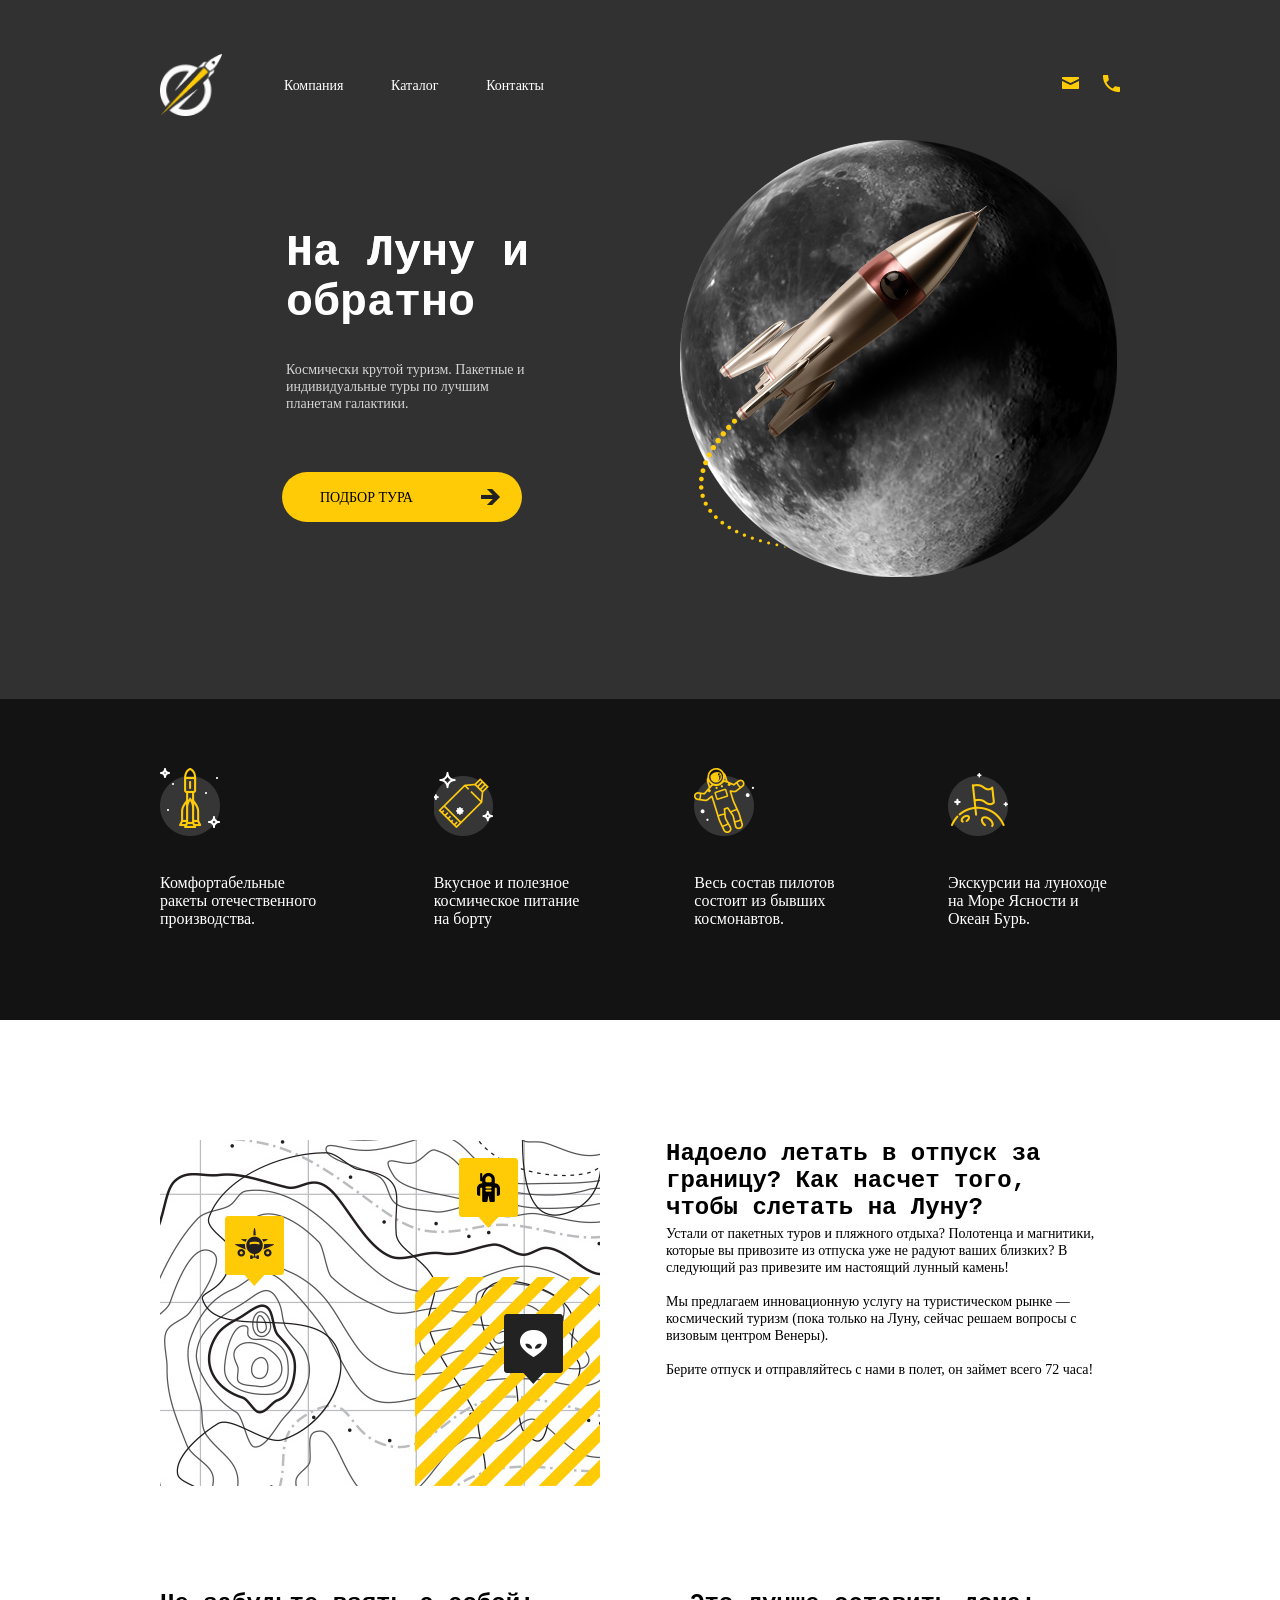
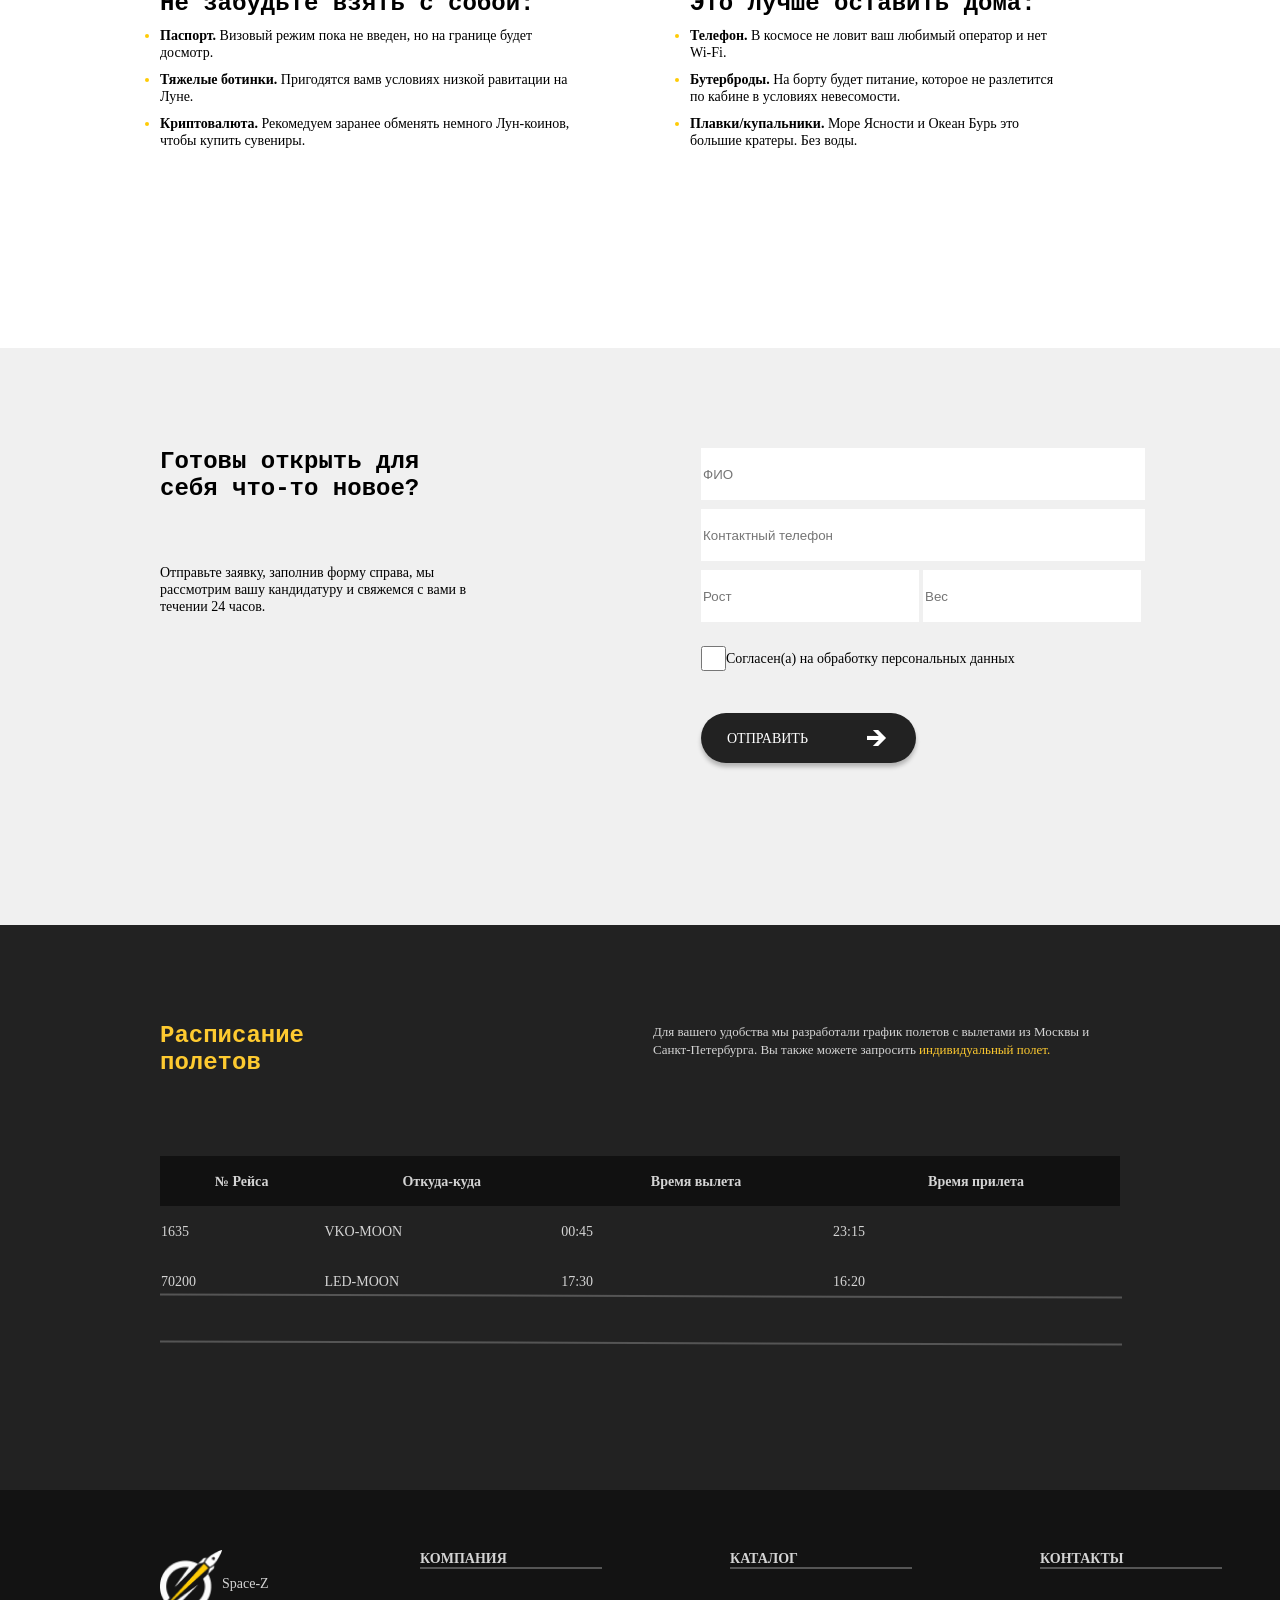
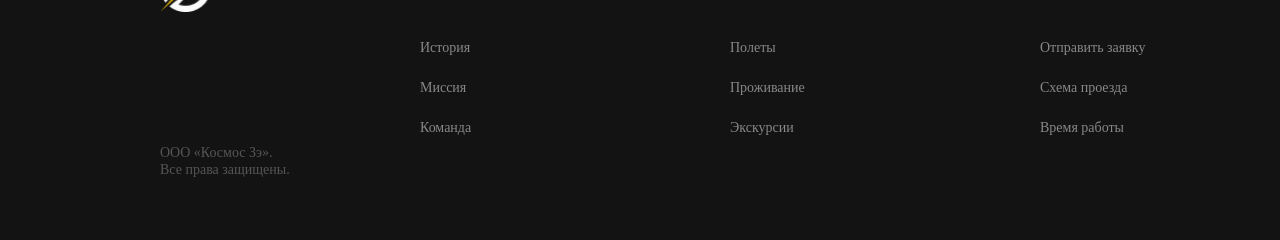
<file: index.html>
<!DOCTYPE html>
<html lang="en">
<head>
    <meta charset="UTF-8">
    <title>На Луну и обратно</title>
    <link rel="stylesheet" href="test.css">
    <meta name = "viewport" content = "width=1200">
    <meta name="viewport" content="width=device-width, initial-scale=1.0">
</head>
<body>

    <header>
        <div class = "container">
            <nav>
                <div class = "logo">
                    <img src = "logo 1.png">
                </div>
                <ul class = "nav1">
                    <li><a style = "color: white;" href = "#">Компания</a></li>
                    <li><a style = "color: white;" href = "#">Каталог</a></li>
                    <li><a style = "color: white;" href = "#">Контакты</a></li>
                </ul>
                <ul class="contacts">
                    <li><a href = "#"><img src = "mail-icon 1.svg"></a></li>
                    <li><a href = "#"><img src = "phone-icon 1.svg"></a></li>
                </ul>
            </nav>

            <h1 class = "zagolovok">На Луну и обратно</h1>
            <p class = "mini-text">Космически крутой туризм. Пакетные и индивидуальные туры по лучшим планетам галактики.</p>
            <a href="#"><div class = "button1"></div></a>
            <a href="#" class = "silka">Подбор тура</a>
            <a href="#"><img class = "strelka" src="right-arrow-dark 1.svg"></a>
            <img class = "big-img" src="moon-rocket 1.png">
        </div>
    </header>



    <main>
        <div class = "info">
            <div class = "container information">
                <div class = "toptop">
                    <ul>
                        <li><img src="advantage-icon-1 1.svg"></li>
                        <li class = "toptoptop" style = "width: 170px;">Комфортабельные ракеты отечественного производства.</li>
                    </ul>
                </div>
                <div class = "toptop">
                    <ul>
                        <li><img src="advantage-icon-2 1.svg"></li>
                        <li class = "toptoptop" style = "width: 157px;">Вкусное и полезное космическое питание на борту</li>
                    </ul>
                </div>
                <div class = "toptop">
                    <ul>
                        <li><img src="advantage-icon-3 1.svg"></li>
                        <li class = "toptoptop" style = "width: 150px;">Весь состав пилотов состоит из бывших космонавтов.</li>
                    </ul>
                </div>
                <div class = "toptop">
                    <ul>
                        <li><img src="advantage-icon-4 1.svg"></li>
                        <li class = "toptoptop" style = "width: 172px;">Экскурсии на луноходе на Море Ясности и Океан Бурь.</li>
                    </ul>
                </div>
            </div>
        </div>

        <div class = "img-text">
            <div class = "container">
                <div class = "block1">
                    <div>
                        <img src="map 1.jpg">
                    </div>

                    <div>
                        <h1 class = "zagolovok2">Надоело летать в отпуск за границу? Как насчет того, чтобы слетать на Луну?</h1>
                        <div class = "mini-text2">Устали от пакетных туров и пляжного отдыха? Полотенца и магнитики, которые вы привозите из отпуска уже не радуют ваших близких? В следующий раз привезите им настоящий лунный камень! <br><br> Мы предлагаем инновационную услугу на туристическом рынке — космический туризм (пока только на Луну, сейчас решаем вопросы с визовым центром Венеры).<br><br> Берите отпуск и отправляйтесь с нами в полет, он займет всего 72 часа!</div>
                    </div>
                </div>

                <div class = "spiski">
                    <div>
                        <h2>Не забудьте взять с собой:</h2>
                        <div>
                            <ul  style = "width: 424px;">
                                <li><span><b>Паспорт. </b>Визовый режим пока не введен, но на границе будет досмотр.</span></li>
                                <li><span><b>Тяжелые ботинки. </b>Пригодятся вамв условиях низкой равитации на Луне.</span></li>
                                <li><span><b>Криптовалюта. </b>Рекомедуем заранее обменять немного Лун-коинов, чтобы купить сувениры.</span></li>
                            </ul>
                        </div>
                    </div>

                    <div style = "margin-right: 60px;">
                        <h2>Это лучше оставить дома:</h2>
                        <div>
                            <ul style = "width: 370px;">
                                <li><span><b>Телефон. </b>В космосе не ловит ваш любимый оператор и нет Wi-Fi.</span></li>
                                <li><span><b>Бутерброды. </b>На борту будет питание, которое не разлетится по кабине в условиях невесомости.</span></li>
                                <li><span><b>Плавки/купальники. </b>Море Ясности и Океан Бурь это большие кратеры. Без воды.</span></li>
                            </ul>
                        </div>
                    </div>
                </div>
            </div>
        </div>
    </main>



    <footer>
        <div class = "footer-block1">
            <div class = "container">
                <div>
                    <h1>Готовы открыть для себя что-то новое?</h1>
                    <div class = "mini-text3">Отправьте заявку, заполнив форму справа, мы рассмотрим вашу кандидатуру и свяжемся с вами в течении 24 часов.</div>
                </div>
                <div style = "margin-left: 202px;">
                    <div>
                        <input class = "input1" type="text" placeholder="ФИО">
                        <input class = "input1" type="text" placeholder="Контактный телефон">
                    </div>
                    <div>
                        <input class = "input2" type="text" placeholder="Рост">
                        <input class = "input2" type="text" placeholder="Вес">
                    </div>
            
                    <div class = "text-checkbox">
                        <input class = "checkbox" type="checkbox">Согласен(а) на обработку персональных данных
                    </div>
                    <div>
                        <button href="#" class = "button2">Отправить<img style = "padding-left: 59px;" src="right-arrow-white 1.svg"></button>
                    </div>
                </div>
            </div>
        </div>

        <div class = "footer-block2">
            <div class = "container">
                <div class = "abc">
                    <div><h1 class = "zagolovok3">Расписание полетов</h1></div>
                    <div class = "mini-text4">Для вашего удобства мы разработали график полетов с вылетами из Москвы и Санкт-Петербурга. Вы также можете запросить<a style = "color: #FECA30;" href=""> индивидуальный полет.</a></div>
                </div>
                <div>
                    <table cellspacing="0">
                        <tr style = "background-color: #111111;">
                            <th>№ Рейса</th>
                            <th>Откуда-куда</th>
                            <th>Время вылета</th>
                            <th>Время прилета</th>
                        </tr>
                        <tr>
                            <td>1635</td>
                            <td>VKO-MOON</td>
                            <td>00:45</td>
                            <td>23:15</td>
                            <div class = "line1"></div>
                        </tr>
                        <tr>
                            <td>70200</td>
                            <td>LED-MOON</td>
                            <td>17:30</td>
                            <td>16:20</td>
                            <div class = "line2"></div>
                        </tr>
                    </table>
                </div>
            </div>
        </div>


        <div class = "footer-block3">
            <div class = "container">
                <div style = "display: flex;">
                    <div>
                        <div class = "aabbcc">
                            <div><img src="logo 1.png"></div>
                            <div class = "minimini-text">Space-Z</div>
                        </div>
                        <div class = "parasha">ООО «Космос Зэ».<br> Все права защищены.</div>
                    </div>

                    <nav class = "nananana">
                        <div>
                            <h1>КОМПАНИЯ</h1>
                            <div class = "line3"></div>
                            <div>
                                <ul>
                                    <li><a style="color: #888888;" href="">История</a></li>
                                    <li><a style="color: #888888;" href="">Миссия</a></li>
                                    <li><a style="color: #888888;" href="">Команда</a></li>
                                </ul>
                            </div>
                        </div>
                        <div>
                            <h1>КАТАЛОГ</h1>
                            <div class = "line3"></div>
                            <div>
                                <ul>
                                    <li><a style="color: #888888;" href="">Полеты</a></li>
                                    <li><a style="color: #888888;" href="">Проживание</a></li>
                                    <li><a style="color: #888888;" href="">Экскурсии</a></li>
                                </ul>
                            </div>
                        </div>
                        <div>
                            <h1>КОНТАКТЫ</h1>
                            <div class = "line3"></div>
                            <div>
                                <ul>
                                    <li><a style="color: #888888;" href="">Отправить заявку</a></li>
                                    <li><a style="color: #888888;" href="">Схема проезда</a></li>
                                    <li><a style="color: #888888;" href="">Время работы</a></li>
                                </ul>
                            </div>
                        </div>
                    </nav>
                </div>
            </div>
        </div>
    </footer>
</body>
</html>
</file>
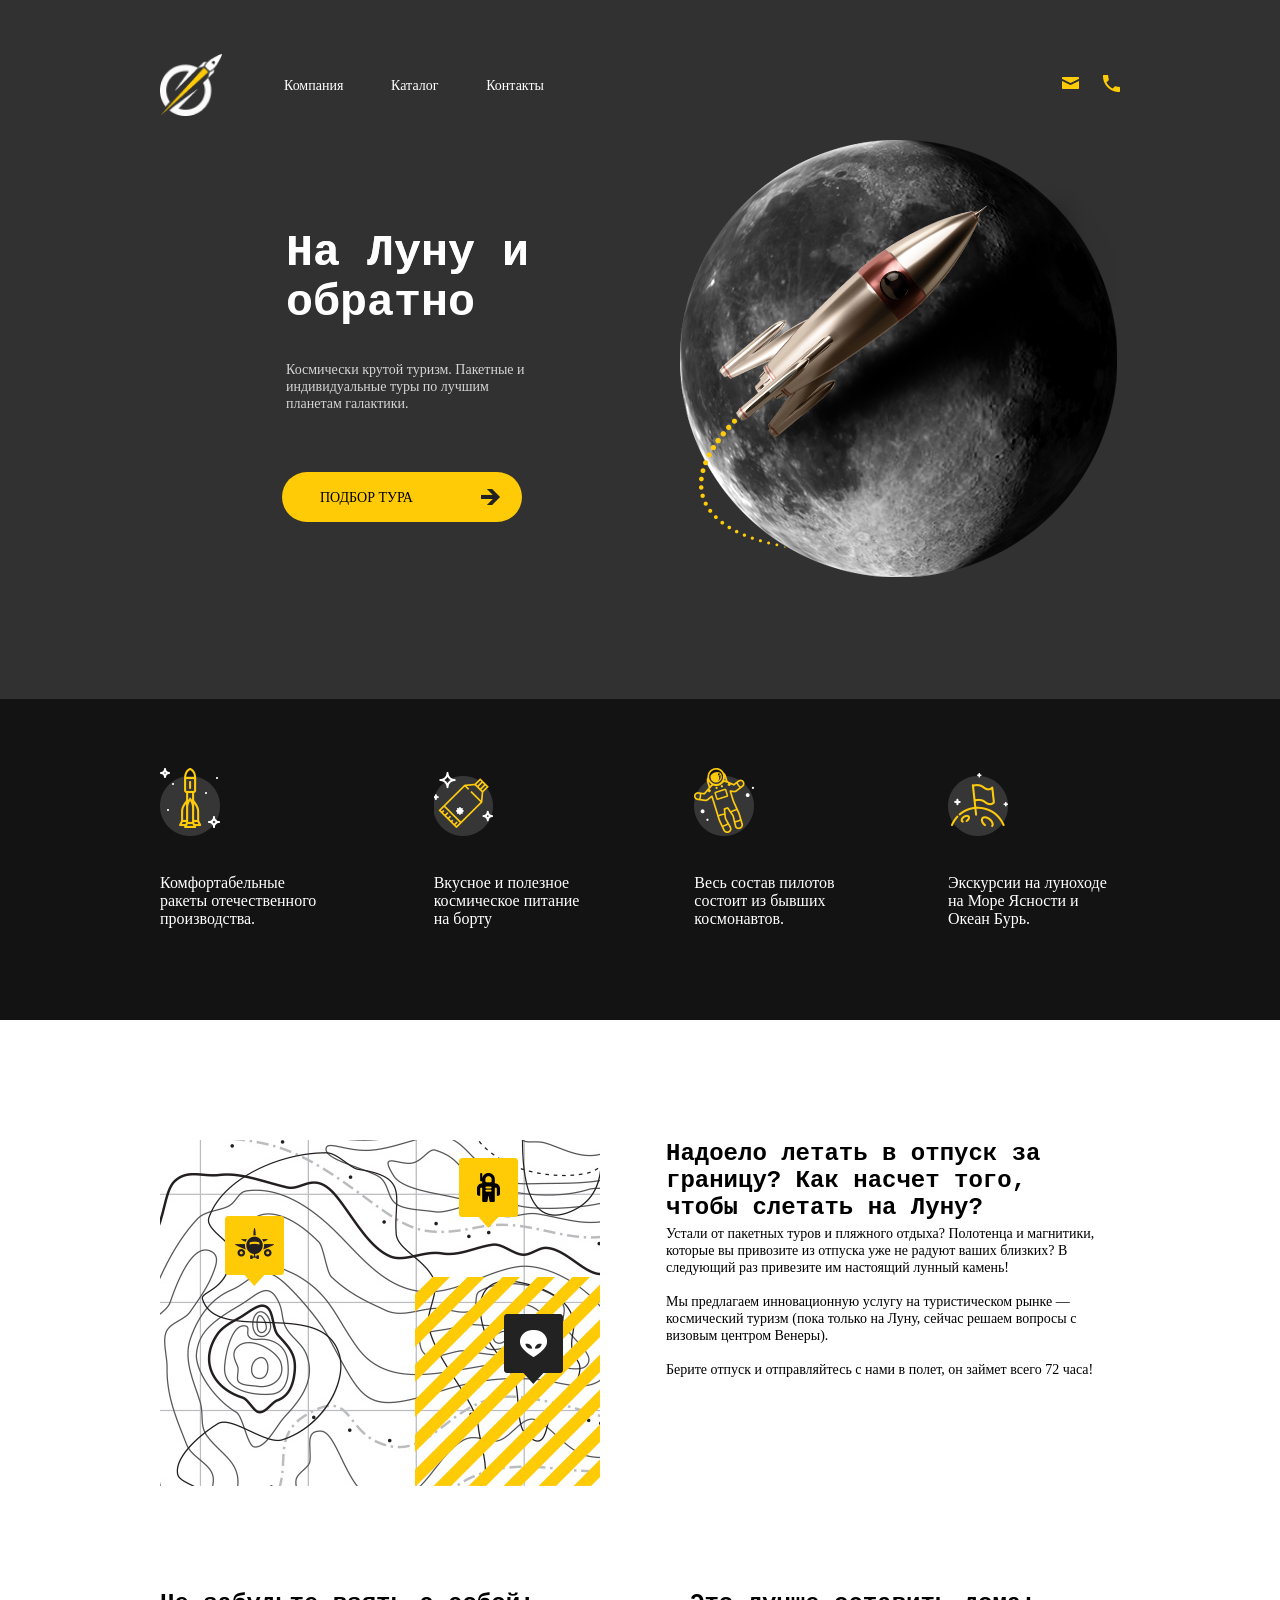
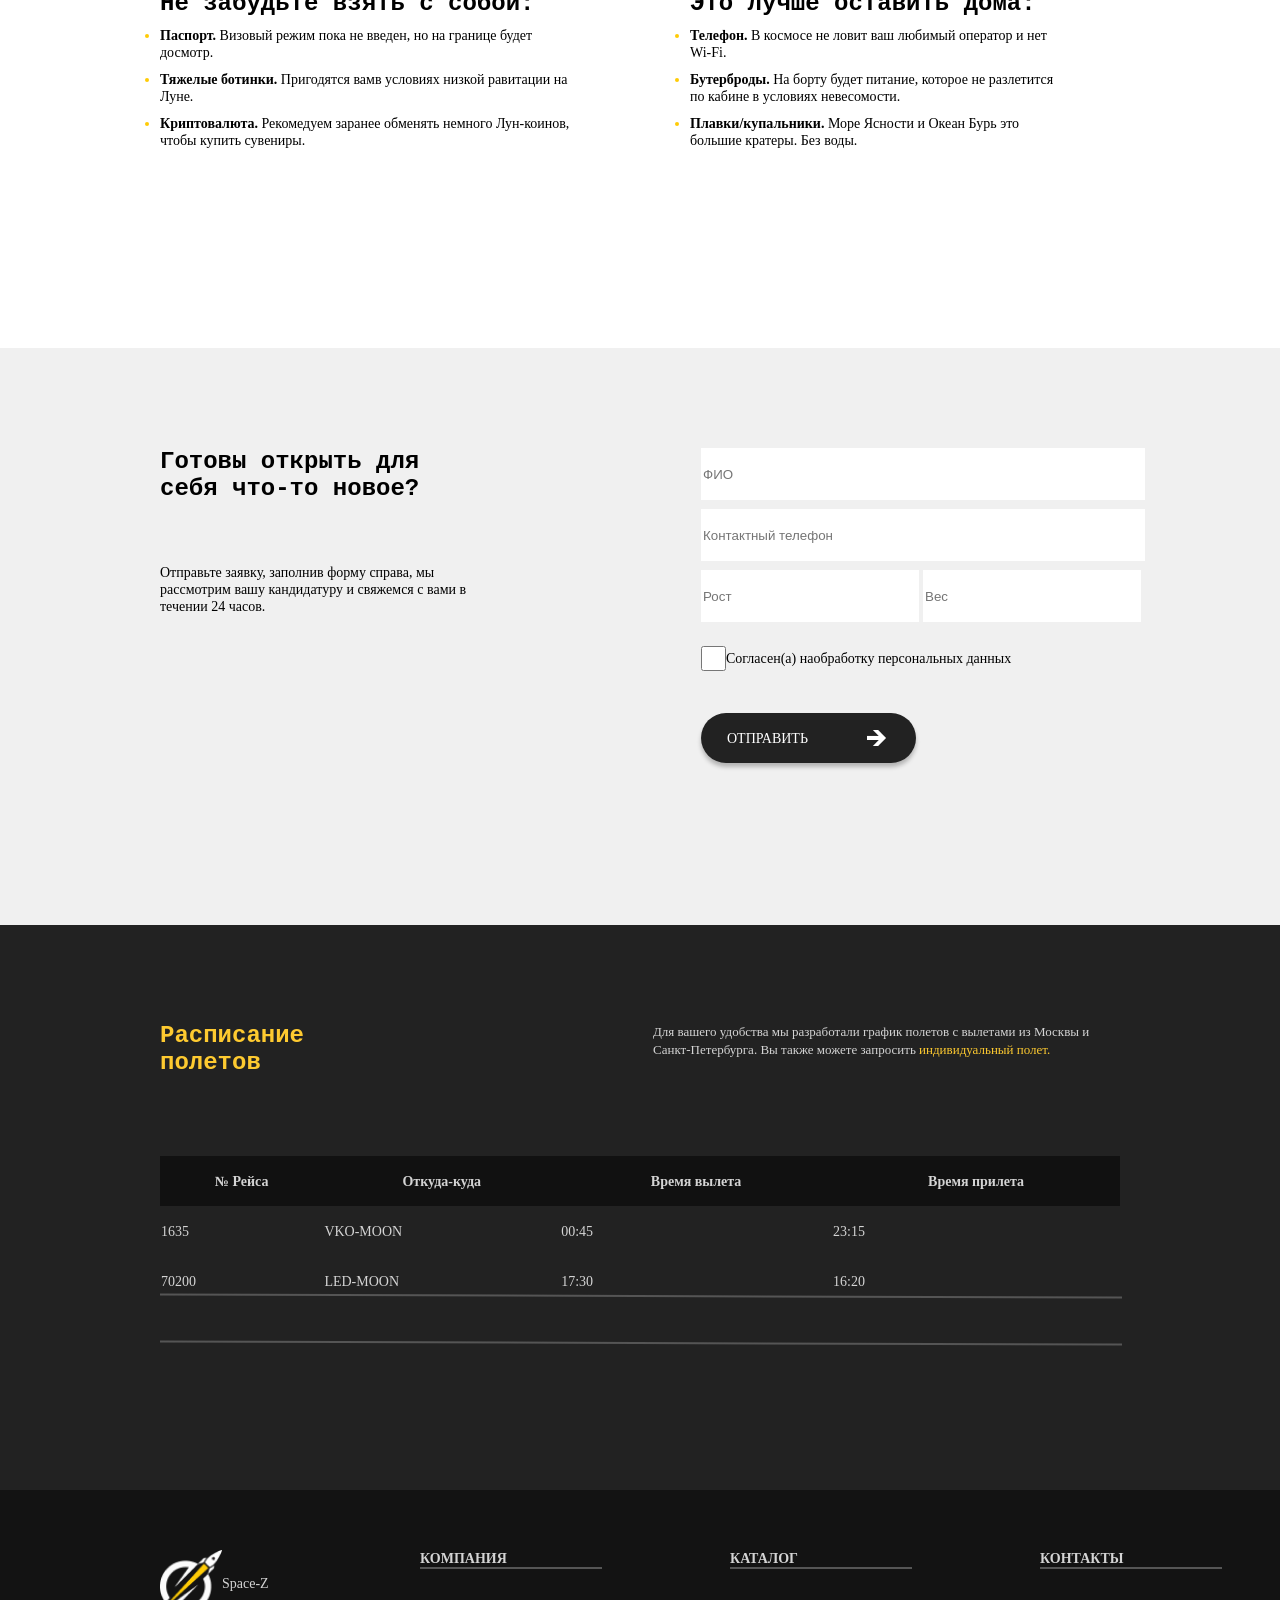
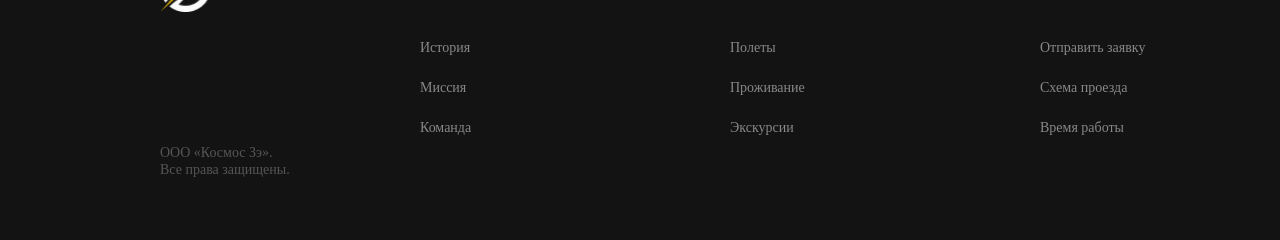
<file: figma/index.html>
<!DOCTYPE html>
<html lang="en">
<head>
    <meta charset="UTF-8">
    <title>На Луну и обратно</title>
    <link rel="stylesheet" href="test.css">
    <meta name = "viewport" content = "width=1200">
    <meta name="viewport" content="width=device-width, initial-scale=1.0">
</head>
<body>

    <header>
        <div class = "container">
            <nav>
                <div class = "logo">
                    <img src = "logo 1.png">
                </div>
                <ul class = "nav1">
                    <li><a style = "color: white;" href = "#">Компания</a></li>
                    <li><a style = "color: white;" href = "#">Каталог</a></li>
                    <li><a style = "color: white;" href = "#">Контакты</a></li>
                </ul>
                <ul class="contacts">
                    <li><a href = "#"><img src = "mail-icon 1.svg"></a></li>
                    <li><a href = "#"><img src = "phone-icon 1.svg"></a></li>
                </ul>
            </nav>

            <h1 class = "zagolovok">На Луну и обратно</h1>
            <p class = "mini-text">Космически крутой туризм. Пакетные и индивидуальные туры по лучшим планетам галактики.</p>
            <a href="#"><div class = "button1"></div></a>
            <a href="#" class = "silka">Подбор тура</a>
            <a href="#"><img class = "strelka" src="right-arrow-dark 1.svg"></a>
            <img class = "big-img" src="moon-rocket 1.png">
        </div>
    </header>



    <main>
        <div class = "info">
            <div class = "container information">
                <div class = "toptop">
                    <ul>
                        <li><img src="advantage-icon-1 1.svg"></li>
                        <li class = "toptoptop" style = "width: 170px;">Комфортабельные ракеты отечественного производства.</li>
                    </ul>
                </div>
                <div class = "toptop">
                    <ul>
                        <li><img src="advantage-icon-2 1.svg"></li>
                        <li class = "toptoptop" style = "width: 157px;">Вкусное и полезное космическое питание на борту</li>
                    </ul>
                </div>
                <div class = "toptop">
                    <ul>
                        <li><img src="advantage-icon-3 1.svg"></li>
                        <li class = "toptoptop" style = "width: 150px;">Весь состав пилотов состоит из бывших космонавтов.</li>
                    </ul>
                </div>
                <div class = "toptop">
                    <ul>
                        <li><img src="advantage-icon-4 1.svg"></li>
                        <li class = "toptoptop" style = "width: 172px;">Экскурсии на луноходе на Море Ясности и Океан Бурь.</li>
                    </ul>
                </div>
            </div>
        </div>

        <div class = "img-text">
            <div class = "container">
                <div class = "block1">
                    <div>
                        <img src="map 1.jpg">
                    </div>

                    <div>
                        <h1 class = "zagolovok2">Надоело летать в отпуск за границу? Как насчет того, чтобы слетать на Луну?</h1>
                        <div class = "mini-text2">Устали от пакетных туров и пляжного отдыха? Полотенца и магнитики, которые вы привозите из отпуска уже не радуют ваших близких? В следующий раз привезите им настоящий лунный камень! <br><br> Мы предлагаем инновационную услугу на туристическом рынке — космический туризм (пока только на Луну, сейчас решаем вопросы с визовым центром Венеры).<br><br> Берите отпуск и отправляйтесь с нами в полет, он займет всего 72 часа!</div>
                    </div>
                </div>

                <div class = "spiski">
                    <div>
                        <h2>Не забудьте взять с собой:</h2>
                        <div>
                            <ul  style = "width: 424px;">
                                <li><span><b>Паспорт. </b>Визовый режим пока не введен, но на границе будет досмотр.</span></li>
                                <li><span><b>Тяжелые ботинки. </b>Пригодятся вамв условиях низкой равитации на Луне.</span></li>
                                <li><span><b>Криптовалюта. </b>Рекомедуем заранее обменять немного Лун-коинов, чтобы купить сувениры.</span></li>
                            </ul>
                        </div>
                    </div>

                    <div style = "margin-right: 60px;">
                        <h2>Это лучше оставить дома:</h2>
                        <div>
                            <ul style = "width: 370px;">
                                <li><span><b>Телефон. </b>В космосе не ловит ваш любимый оператор и нет Wi-Fi.</span></li>
                                <li><span><b>Бутерброды. </b>На борту будет питание, которое не разлетится по кабине в условиях невесомости.</span></li>
                                <li><span><b>Плавки/купальники. </b>Море Ясности и Океан Бурь это большие кратеры. Без воды.</span></li>
                            </ul>
                        </div>
                    </div>
                </div>
            </div>
        </div>
    </main>



    <footer>
        <div class = "footer-block1">
            <div class = "container">
                <div>
                    <h1>Готовы открыть для себя что-то новое?</h1>
                    <div class = "mini-text3">Отправьте заявку, заполнив форму справа, мы рассмотрим вашу кандидатуру и свяжемся с вами в течении 24 часов.</div>
                </div>
                <div style = "margin-left: 202px;">
                    <div>
                        <input class = "input1" type="text" placeholder="ФИО">
                        <input class = "input1" type="text" placeholder="Контактный телефон">
                    </div>
                    <div>
                        <input class = "input2" type="text" placeholder="Рост">
                        <input class = "input2" type="text" placeholder="Вес">
                    </div>
            
                    <div class = "text-checkbox">
                        <input class = "checkbox" type="checkbox">Согласен(а) наобработку персональных данных
                    </div>
                    <div>
                        <button href="#" class = "button2">Отправить<img style = "padding-left: 59px;" src="right-arrow-white 1.svg"></button>
                    </div>
                </div>
            </div>
        </div>

        <div class = "footer-block2">
            <div class = "container">
                <div class = "abc">
                    <div><h1 class = "zagolovok3">Расписание полетов</h1></div>
                    <div class = "mini-text4">Для вашего удобства мы разработали график полетов с вылетами из Москвы и Санкт-Петербурга. Вы также можете запросить<a style = "color: #FECA30;" href=""> индивидуальный полет.</a></div>
                </div>
                <div>
                    <table cellspacing="0">
                        <tr style = "background-color: #111111;">
                            <th>№ Рейса</th>
                            <th>Откуда-куда</th>
                            <th>Время вылета</th>
                            <th>Время прилета</th>
                        </tr>
                        <tr>
                            <td>1635</td>
                            <td>VKO-MOON</td>
                            <td>00:45</td>
                            <td>23:15</td>
                            <div class = "line1"></div>
                        </tr>
                        <tr>
                            <td>70200</td>
                            <td>LED-MOON</td>
                            <td>17:30</td>
                            <td>16:20</td>
                            <div class = "line2"></div>
                        </tr>
                    </table>
                </div>
            </div>
        </div>


        <div class = "footer-block3">
            <div class = "container">
                <div style = "display: flex;">
                    <div>
                        <div class = "aabbcc">
                            <div><img src="logo 1.png"></div>
                            <div class = "minimini-text">Space-Z</div>
                        </div>
                        <div class = "parasha">ООО «Космос Зэ».<br> Все права защищены.</div>
                    </div>

                    <nav class = "nananana">
                        <div>
                            <h1>КОМПАНИЯ</h1>
                            <div class = "line3"></div>
                            <div>
                                <ul>
                                    <li><a style="color: #888888;" href="">История</a></li>
                                    <li><a style="color: #888888;" href="">Миссия</a></li>
                                    <li><a style="color: #888888;" href="">Команда</a></li>
                                </ul>
                            </div>
                        </div>
                        <div>
                            <h1>КАТАЛОГ</h1>
                            <div class = "line3"></div>
                            <div>
                                <ul>
                                    <li><a style="color: #888888;" href="">Полеты</a></li>
                                    <li><a style="color: #888888;" href="">Проживание</a></li>
                                    <li><a style="color: #888888;" href="">Экскурсии</a></li>
                                </ul>
                            </div>
                        </div>
                        <div>
                            <h1>КОНТАКТЫ</h1>
                            <div class = "line3"></div>
                            <div>
                                <ul>
                                    <li><a style="color: #888888;" href="">Отправить заявку</a></li>
                                    <li><a style="color: #888888;" href="">Схема проезда</a></li>
                                    <li><a style="color: #888888;" href="">Время работы</a></li>
                                </ul>
                            </div>
                        </div>
                    </nav>
                </div>
            </div>
        </div>
    </footer>
</body>
</html>
</file>
<file: test.css>
*{
    margin: 0;
}


body{
    background-color: rgb(0, 0, 0);
    width: 100%;
    padding: 0;
}

ul{
    padding: 0;
    margin: 0;
    
}

a{
    text-decoration: none;
    
}

header{
    background-color: rgb(49, 49, 49);
    height: 699px;
    color: white;
}

.container{
    width: 960px;
    margin: 0 auto;
}

.info{
    height: 321px;
    background: #131313;
    color: white;
}

.img-text{
    height: 808px;
    background: #FFFFFF;
    color: black;
    padding-top: 120px;
}

.toptop ul{
    list-style-type: none;
}

.logo{
    width: 62px;
    height: 62px;
}

header nav{
    padding-top: 54px;
    display: flex;
    align-items: center;
}

.icons{
    height: 17px;
    width: 17px;
}

.nav1{
    font-family: 'Verdana';
    font-style: normal;
    font-weight: 400;
    font-size: 14px;
    line-height: 17px;
    display: flex;
    width: 260px;
    list-style-type: none;
    justify-content: space-between;
    margin-left: 62px;
    height: 16px;
}

ul.contacts {
    margin-left: 518px;
    list-style-type: none;
    width: 58px;
    display: flex;
    justify-content: space-between;
}

.button1{
    position: absolute;
    width: 240px;
    height: 50px;
    left: 282px;
    top: 472px;

    background: #FFCB06;
    border-radius: 25px;
}

.silka{
    position: absolute;
    width: 102px;
    height: 17px;
    left: 320px;
    top: 489px;
    text-transform: uppercase;

    /* Text */

    font-family: 'Verdana';
    font-style: normal;
    font-weight: 400;
    font-size: 14px;
    line-height: 17px;
    /* identical to box height */

    color: #000000;
}

.strelka{
    position: absolute;
    width: 19px;
    height: 16px;
    left: 481px;
    top: 489px;
}

.zagolovok{
    position: absolute;
    width: 260px;
    height: 102px;
    left: 286px;
    top: 229px;

    font-family: 'Courier New';
    font-style: normal;
    font-weight: 700;
    font-size: 45px;
    line-height: 50px;

    background: linear-gradient(180deg, #FFFFFF 0%, rgba(255, 255, 255, 0) 100%), #FFFFFF;
    -webkit-background-clip: text;
    -webkit-text-fill-color: transparent;
    background-clip: text;
}

.mini-text{
    position: absolute;
    width: 254px;
    height: 55px;
    left: 286px;
    top: 361px;

    /* Text */

    font-family: 'Verdana';
    font-style: normal;
    font-weight: 400;
    font-size: 14px;
    line-height: 17px;

    /* Text */

    color: #D4D4D4;
}

.big-img{
    position: absolute;
    width: 438px;
    height: 438px;
    left: 680px;
    top: 140px;
}

.information{
    display: flex;
    justify-content: space-between;
}

.toptop{
    margin-top: 69px;
}

.toptoptop{
    margin-top: 34px;
}

.zagolovok2{
    width: 375px;
    height: 85px;
    left: 679px;
    top: 85px;
    
    /* Text/2 */
    
    font-family: 'Courier New';
    font-style: normal;
    font-weight: 700;
    font-size: 24px;
    line-height: 27px;
    
    color: #000000;
}

.mini-text2{
    width: 454px;
    height: 207px;
    left: 679px;
    top: 214px;

    /* Text */

    font-family: 'Verdana';
    font-style: normal;
    font-weight: 400;
    font-size: 14px;
    line-height: 17px;

    color: #000000;
}

.block1{
    display:flex;
    flex-direction: row;
    justify-content: space-between;
}

.spiski{
    margin-top: 100px;
    display: flex;
    justify-content: space-between;
}

.spiski li{
    color: #FFCB06;
    font-family: 'Verdana';
    font-style: normal;
    font-size: 14px;
    line-height: 17px;
    margin-top: 10px;
}

.spiski li span{
    color:rgb(0, 0, 0);
}

.spiski h2{
    font-family: 'Courier New';
    font-style: normal;
    font-weight: 700;
    font-size: 24px;
    line-height: 27px;
}

.footer-block1{
    height: 477px;
    background: #F0F0F0;
    padding-top: 100px;
}

.footer-block2{
    height: 468px;
    background: #222222;
    padding-top: 97px;
}

.footer-block3{
    padding-top: 60px;
    height: 290px;
    background: #131313;
    color: white;
}

.footer-block3 ul{
    list-style-type: none;
}

.footer-block1 h1{
    width: 318px;
    height: 56px;
    font-family: 'Courier New';
    font-style: normal;
    font-weight: 700;
    font-size: 24px;
    line-height: 27px;

    color: #000000;
}

.mini-text3{
    margin-top: 60px;
    width: 339px;
    height: 55px;
    left: 162px;
    top: 216px;

    /* Text */

    font-family: 'Verdana';
    font-style: normal;
    font-weight: 400;
    font-size: 14px;
    line-height: 17px;
    color: #000000;
}

.footer-block1 .container{
    display: flex;
    justify-content: space-between;
}


.input1{
    margin-bottom: 9px;
    width: 440px;
    height: 50px;
    border: none;
}

.input2{
    margin-bottom: 9px;
    width: 214px;
    height: 50px;
    border: none;
}

.text-checkbox{
    margin-top: 19px;
    width: 400px;
    height: 17px;

    font-family: 'Verdana';
    font-style: normal;
    font-weight: 400;
    font-size: 14px;
    line-height: 17px;
    /* identical to box height */

    display: flex;
    align-items: center;
}

.checkbox{
    
    width: 25px;
    height: 25px;
}

.button2{
    display: block;
    margin-top: 46px;
    width: 215px;
    height: 50px;
    
    background: #222222;
    box-shadow: 0px 4px 4px rgba(0, 0, 0, 0.25);
    border-radius: 25px;
    border: none;
    color: white;
    text-transform: uppercase;
    font-family: 'Verdana';
    font-style: normal;
    font-weight: 400;
    font-size: 14px;
    line-height: 17px;
    /* identical to box height */

    display: flex;
    align-items: center;
    padding-left: 26px;
}

.zagolovok3{
    width: 159px;
    height: 56px;

    /* Text/2 */

    font-family: 'Courier New';
    font-style: normal;
    font-weight: 700;
    font-size: 24px;
    line-height: 27px;

    color: #FECA30;
}

.abc{
    display:flex;
    justify-content: space-between;
    align-items: center;
}

.mini-text4{
    width: 467px;
    height: 55px;

    /* Text */

    font-family: 'Verdana';
    font-style: normal;
    font-weight: 400;
    font-size: 13px;
    line-height: 18px;

    /* Text */

    color: #D4D4D4;
}

table{
    font-family: 'Verdana';
    font-style: normal;
    font-size: 14px;
    line-height: 17px;
    /* identical to box height */
    


    /* Text */

    color: #D4D4D4;
    margin-top: 78px;
    width: 960px;
    height: 150px;
}

.line1{
    position: absolute;
    width: 960px;
    top: 2895px;

    border: 1px solid #555555;
    transform: rotate(0.18deg);
}

.line2{
    position: absolute;
    width: 960px;
    top: 2942px;

    border: 1px solid #555555;
    transform: rotate(0.18deg);
}

.aabbcc{
    display: flex;
    flex-direction: row;
    align-items: center;
}

.minimini-text{
    width: 59px;
    height: 17px;

    /* Text */

    font-family: 'Verdana';
    font-style: normal;
    font-weight: 400;
    font-size: 14px;
    line-height: 17px;
    /* identical to box height */


    /* Text */

    color: #D4D4D4;
}

.parasha{
    width: 162px;
    height: 36px;
    /* Text */

    font-family: 'Verdana';
    font-style: normal;
    font-weight: 400;
    font-size: 14px;
    line-height: 17px;
    margin-top: 128px;

    color: #555555;
}

.nananana{
    display: flex;
    margin-left: 98px;
}

.nananana div{
    width: 180px;
    margin-right: 130px;
}

.nananana div h1{
    width: 90px;
    height: 17px;

    font-family: 'Verdana';
    font-style: normal;
    font-weight: 700;
    font-size: 14px;
    line-height: 17px;
    /* identical to box height */


    /* Text */

    color: #D4D4D4;
}

.nananana li{
    width: 140px;
    height: 40px;

    font-family: 'Verdana';
    font-style: normal;
    font-weight: 400;
    font-size: 14px;
    line-height: 17px;

    color: #888888;
}

.nananana ul{
    margin-top: 70px;
}

.line3{

    width: 180px;
    height: 0px;
   
    border: 1px solid #555555;
}
</file>
<file: figma/test.css>
*{
    margin: 0;
}


body{
    background-color: rgb(0, 0, 0);
    width: 100%;
    padding: 0;
}

ul{
    padding: 0;
    margin: 0;
    
}

a{
    text-decoration: none;
    
}

header{
    background-color: rgb(49, 49, 49);
    height: 699px;
    color: white;
}

.container{
    width: 960px;
    margin: 0 auto;
}

.info{
    height: 321px;
    background: #131313;
    color: white;
}

.img-text{
    height: 808px;
    background: #FFFFFF;
    color: black;
    padding-top: 120px;
}

.toptop ul{
    list-style-type: none;
}

.logo{
    width: 62px;
    height: 62px;
}

header nav{
    padding-top: 54px;
    display: flex;
    align-items: center;
}

.icons{
    height: 17px;
    width: 17px;
}

.nav1{
    font-family: 'Verdana';
    font-style: normal;
    font-weight: 400;
    font-size: 14px;
    line-height: 17px;
    display: flex;
    width: 260px;
    list-style-type: none;
    justify-content: space-between;
    margin-left: 62px;
    height: 16px;
}

ul.contacts {
    margin-left: 518px;
    list-style-type: none;
    width: 58px;
    display: flex;
    justify-content: space-between;
}

.button1{
    position: absolute;
    width: 240px;
    height: 50px;
    left: 282px;
    top: 472px;

    background: #FFCB06;
    border-radius: 25px;
}

.silka{
    position: absolute;
    width: 102px;
    height: 17px;
    left: 320px;
    top: 489px;
    text-transform: uppercase;

    /* Text */

    font-family: 'Verdana';
    font-style: normal;
    font-weight: 400;
    font-size: 14px;
    line-height: 17px;
    /* identical to box height */

    color: #000000;
}

.strelka{
    position: absolute;
    width: 19px;
    height: 16px;
    left: 481px;
    top: 489px;
}

.zagolovok{
    position: absolute;
    width: 260px;
    height: 102px;
    left: 286px;
    top: 229px;

    font-family: 'Courier New';
    font-style: normal;
    font-weight: 700;
    font-size: 45px;
    line-height: 50px;

    background: linear-gradient(180deg, #FFFFFF 0%, rgba(255, 255, 255, 0) 100%), #FFFFFF;
    -webkit-background-clip: text;
    -webkit-text-fill-color: transparent;
    background-clip: text;
}

.mini-text{
    position: absolute;
    width: 254px;
    height: 55px;
    left: 286px;
    top: 361px;

    /* Text */

    font-family: 'Verdana';
    font-style: normal;
    font-weight: 400;
    font-size: 14px;
    line-height: 17px;

    /* Text */

    color: #D4D4D4;
}

.big-img{
    position: absolute;
    width: 438px;
    height: 438px;
    left: 680px;
    top: 140px;
}

.information{
    display: flex;
    justify-content: space-between;
}

.toptop{
    margin-top: 69px;
}

.toptoptop{
    margin-top: 34px;
}

.zagolovok2{
    width: 375px;
    height: 85px;
    left: 679px;
    top: 85px;
    
    /* Text/2 */
    
    font-family: 'Courier New';
    font-style: normal;
    font-weight: 700;
    font-size: 24px;
    line-height: 27px;
    
    color: #000000;
}

.mini-text2{
    width: 454px;
    height: 207px;
    left: 679px;
    top: 214px;

    /* Text */

    font-family: 'Verdana';
    font-style: normal;
    font-weight: 400;
    font-size: 14px;
    line-height: 17px;

    color: #000000;
}

.block1{
    display:flex;
    flex-direction: row;
    justify-content: space-between;
}

.spiski{
    margin-top: 100px;
    display: flex;
    justify-content: space-between;
}

.spiski li{
    color: #FFCB06;
    font-family: 'Verdana';
    font-style: normal;
    font-size: 14px;
    line-height: 17px;
    margin-top: 10px;
}

.spiski li span{
    color:rgb(0, 0, 0);
}

.spiski h2{
    font-family: 'Courier New';
    font-style: normal;
    font-weight: 700;
    font-size: 24px;
    line-height: 27px;
}

.footer-block1{
    height: 477px;
    background: #F0F0F0;
    padding-top: 100px;
}

.footer-block2{
    height: 468px;
    background: #222222;
    padding-top: 97px;
}

.footer-block3{
    padding-top: 60px;
    height: 290px;
    background: #131313;
    color: white;
}

.footer-block3 ul{
    list-style-type: none;
}

.footer-block1 h1{
    width: 318px;
    height: 56px;
    font-family: 'Courier New';
    font-style: normal;
    font-weight: 700;
    font-size: 24px;
    line-height: 27px;

    color: #000000;
}

.mini-text3{
    margin-top: 60px;
    width: 339px;
    height: 55px;
    left: 162px;
    top: 216px;

    /* Text */

    font-family: 'Verdana';
    font-style: normal;
    font-weight: 400;
    font-size: 14px;
    line-height: 17px;
    color: #000000;
}

.footer-block1 .container{
    display: flex;
    justify-content: space-between;
}


.input1{
    margin-bottom: 9px;
    width: 440px;
    height: 50px;
    border: none;
}

.input2{
    margin-bottom: 9px;
    width: 214px;
    height: 50px;
    border: none;
}

.text-checkbox{
    margin-top: 19px;
    width: 400px;
    height: 17px;

    font-family: 'Verdana';
    font-style: normal;
    font-weight: 400;
    font-size: 14px;
    line-height: 17px;
    /* identical to box height */

    display: flex;
    align-items: center;
}

.checkbox{
    
    width: 25px;
    height: 25px;
}

.button2{
    display: block;
    margin-top: 46px;
    width: 215px;
    height: 50px;
    
    background: #222222;
    box-shadow: 0px 4px 4px rgba(0, 0, 0, 0.25);
    border-radius: 25px;
    border: none;
    color: white;
    text-transform: uppercase;
    font-family: 'Verdana';
    font-style: normal;
    font-weight: 400;
    font-size: 14px;
    line-height: 17px;
    /* identical to box height */

    display: flex;
    align-items: center;
    padding-left: 26px;
}

.zagolovok3{
    width: 159px;
    height: 56px;

    /* Text/2 */

    font-family: 'Courier New';
    font-style: normal;
    font-weight: 700;
    font-size: 24px;
    line-height: 27px;

    color: #FECA30;
}

.abc{
    display:flex;
    justify-content: space-between;
    align-items: center;
}

.mini-text4{
    width: 467px;
    height: 55px;

    /* Text */

    font-family: 'Verdana';
    font-style: normal;
    font-weight: 400;
    font-size: 13px;
    line-height: 18px;

    /* Text */

    color: #D4D4D4;
}

table{
    font-family: 'Verdana';
    font-style: normal;
    font-size: 14px;
    line-height: 17px;
    /* identical to box height */
    


    /* Text */

    color: #D4D4D4;
    margin-top: 78px;
    width: 960px;
    height: 150px;
}

.line1{
    position: absolute;
    width: 960px;
    top: 2895px;

    border: 1px solid #555555;
    transform: rotate(0.18deg);
}

.line2{
    position: absolute;
    width: 960px;
    top: 2942px;

    border: 1px solid #555555;
    transform: rotate(0.18deg);
}

.aabbcc{
    display: flex;
    flex-direction: row;
    align-items: center;
}

.minimini-text{
    width: 59px;
    height: 17px;

    /* Text */

    font-family: 'Verdana';
    font-style: normal;
    font-weight: 400;
    font-size: 14px;
    line-height: 17px;
    /* identical to box height */


    /* Text */

    color: #D4D4D4;
}

.parasha{
    width: 162px;
    height: 36px;
    /* Text */

    font-family: 'Verdana';
    font-style: normal;
    font-weight: 400;
    font-size: 14px;
    line-height: 17px;
    margin-top: 128px;

    color: #555555;
}

.nananana{
    display: flex;
    margin-left: 98px;
}

.nananana div{
    width: 180px;
    margin-right: 130px;
}

.nananana div h1{
    width: 90px;
    height: 17px;

    font-family: 'Verdana';
    font-style: normal;
    font-weight: 700;
    font-size: 14px;
    line-height: 17px;
    /* identical to box height */


    /* Text */

    color: #D4D4D4;
}

.nananana li{
    width: 140px;
    height: 40px;

    font-family: 'Verdana';
    font-style: normal;
    font-weight: 400;
    font-size: 14px;
    line-height: 17px;

    color: #888888;
}

.nananana ul{
    margin-top: 70px;
}

.line3{

    width: 180px;
    height: 0px;
   
    border: 1px solid #555555;
}
</file>
